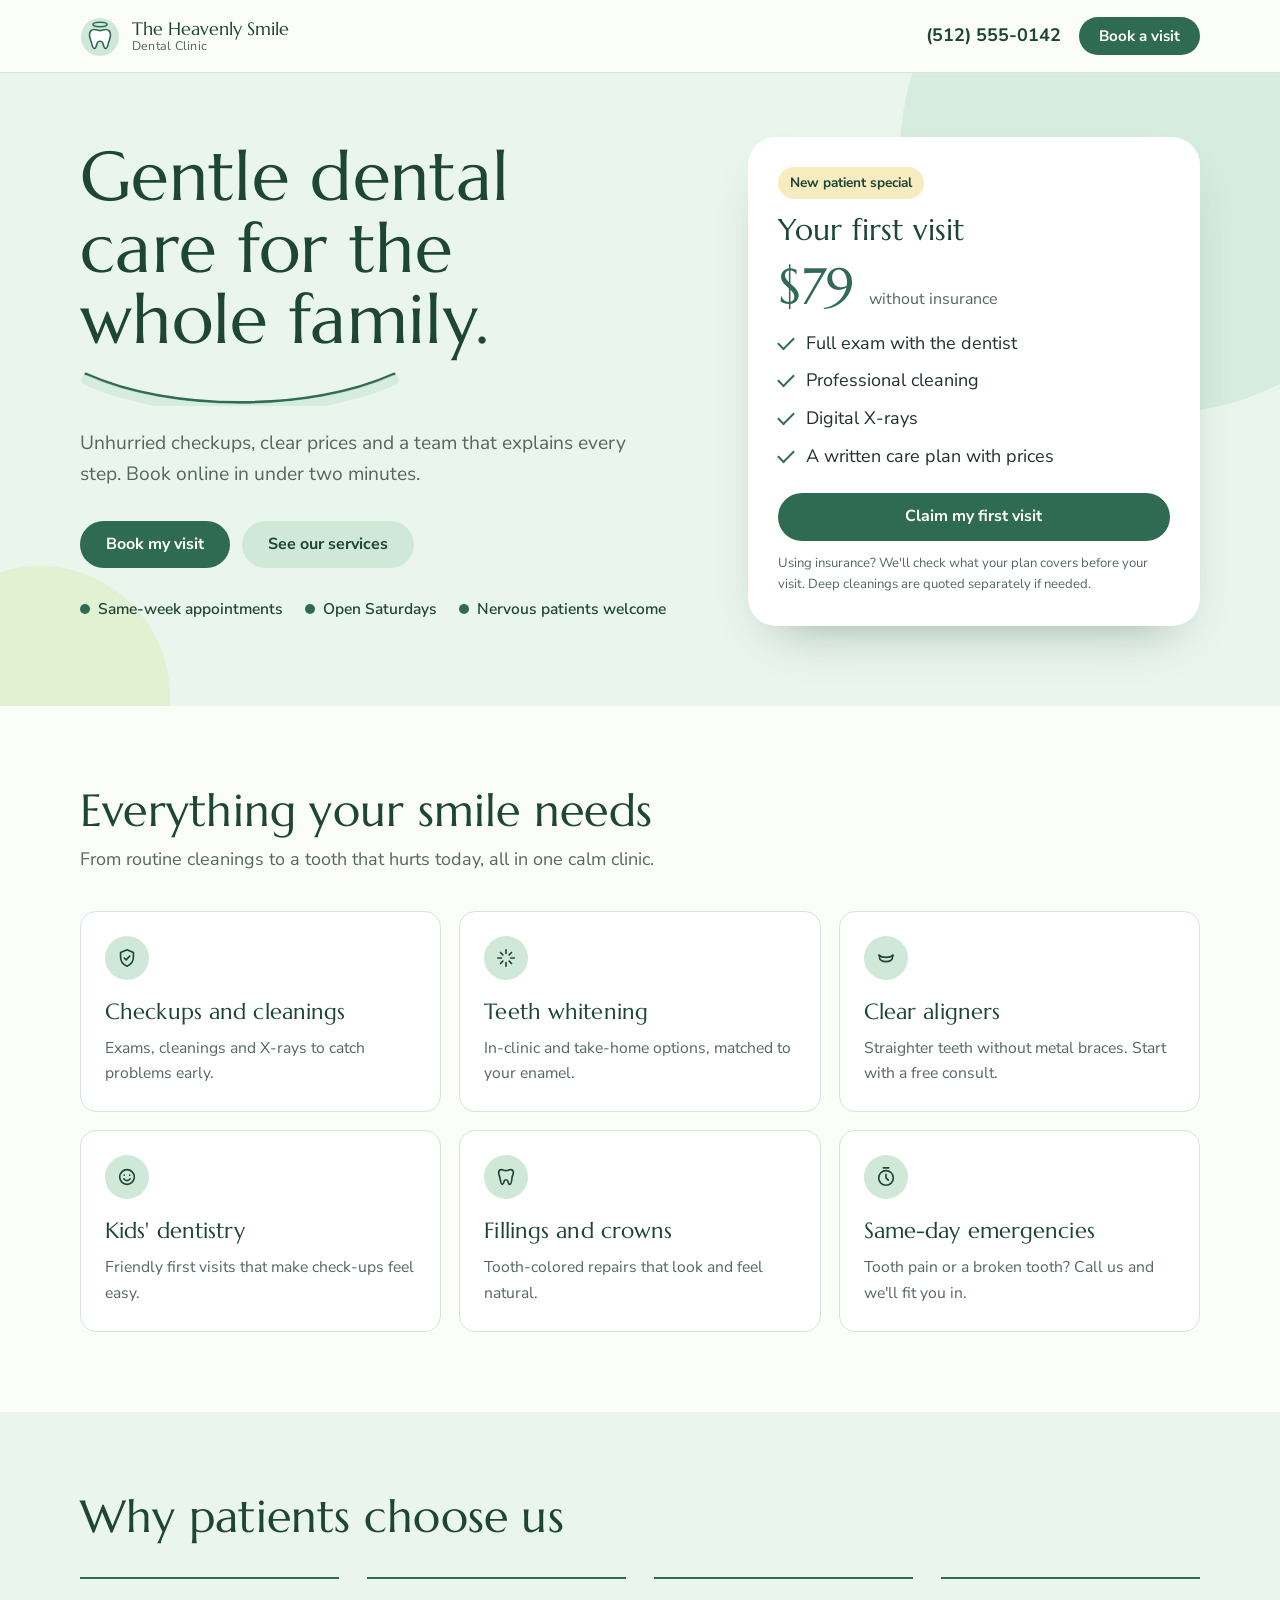
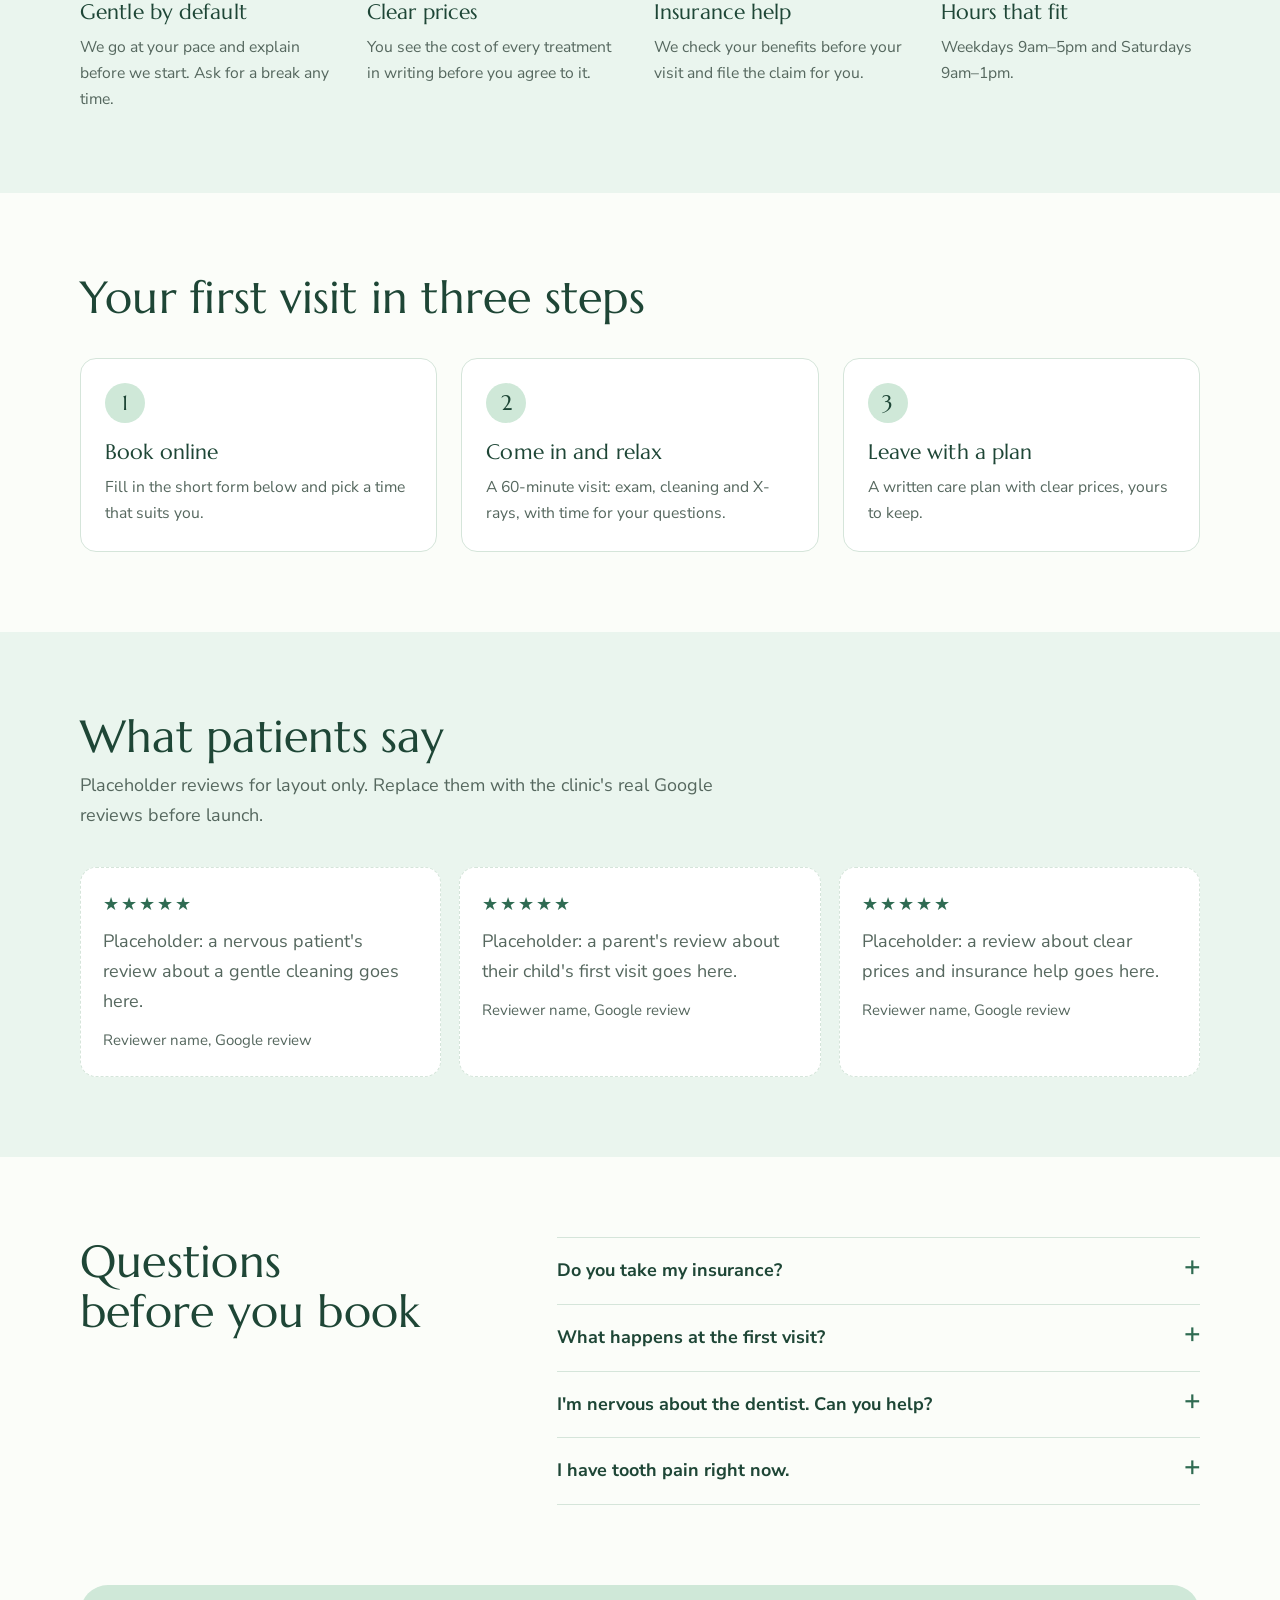
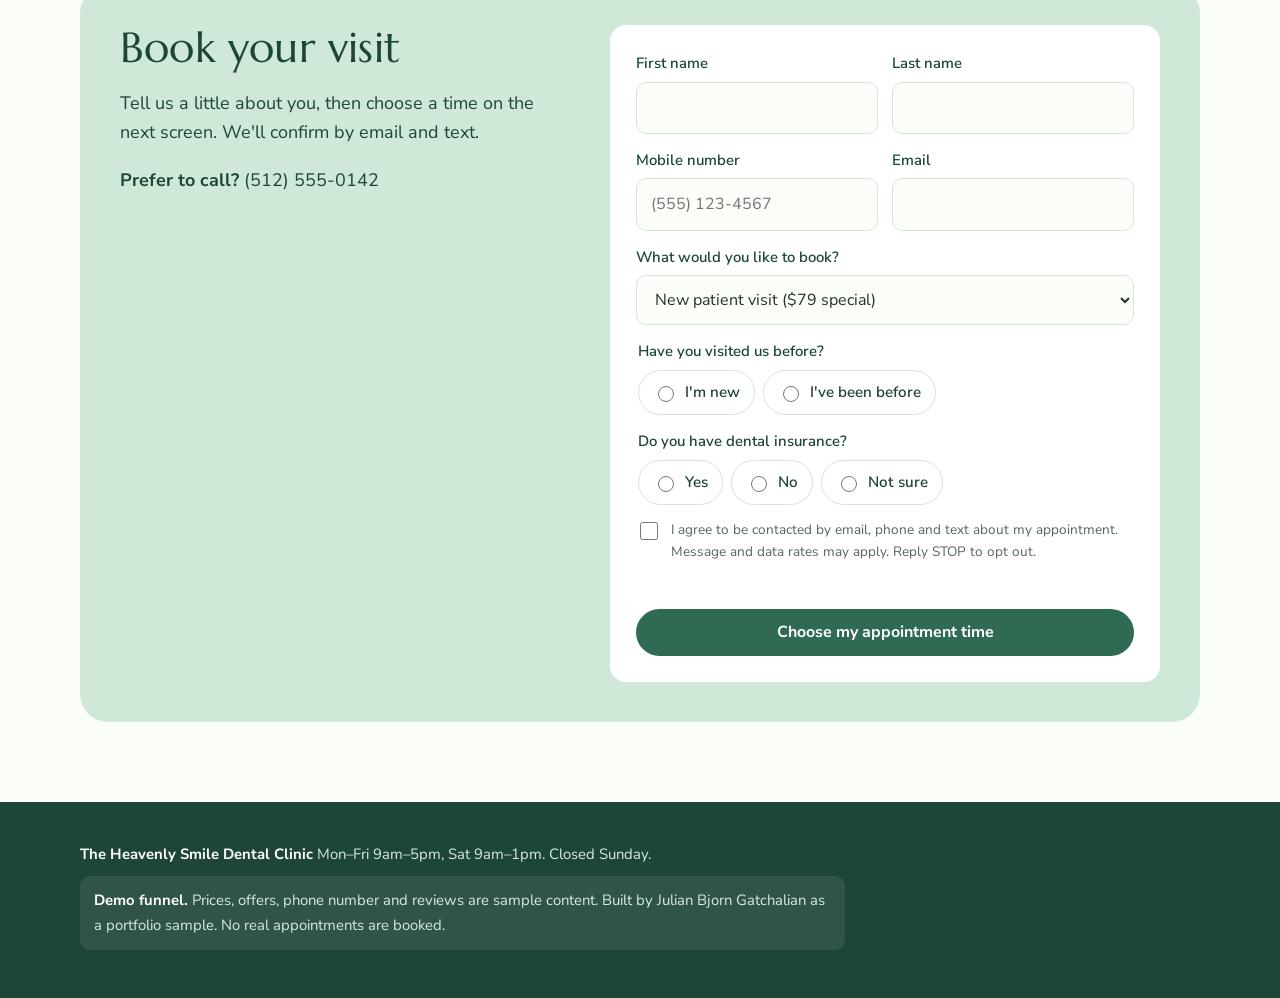
<file: index.html>
<!doctype html>
<html lang="en">
<head>
  <meta charset="utf-8">
  <meta name="viewport" content="width=device-width, initial-scale=1, viewport-fit=cover">
  <title>The Heavenly Smile Dental Clinic</title>
  <meta name="description" content="Gentle dental care for the whole family. Book your new patient visit online.">
  <link rel="preconnect" href="https://fonts.googleapis.com">
  <link rel="preconnect" href="https://fonts.gstatic.com" crossorigin>
  <link href="https://fonts.googleapis.com/css2?family=Marcellus&family=Nunito+Sans:opsz,wght@6..12,400;6..12,600;6..12,700&display=swap" rel="stylesheet">
  <link rel="stylesheet" href="assets/style.css">
</head>
<body>
  <header class="site-head">
    <div class="wrap">
      <a class="brand" href="index.html">
        <svg class="brand-mark" viewBox="0 0 40 40" aria-hidden="true">
          <circle cx="20" cy="21" r="19" fill="#cfe8d8"/>
          <ellipse cx="20" cy="8.5" rx="7" ry="2.2" fill="none" stroke="#2f6b52" stroke-width="1.6"/>
          <path d="M14.5 13.5c-3.2 0-5 2.4-5 5.5 0 2.9 1.3 4.9 2.2 8.5.5 2.2 1.1 5 2.7 5 1.7 0 2-3 2.8-5.4.5-1.3 1.4-1.8 2.8-1.8s2.3.5 2.8 1.8c.8 2.4 1.1 5.4 2.8 5.4 1.6 0 2.2-2.8 2.7-5 .9-3.6 2.2-5.6 2.2-8.5 0-3.1-1.8-5.5-5-5.5-2.2 0-3.3 1.1-5.5 1.1s-3.3-1.1-5.5-1.1z" fill="#ffffff" stroke="#2f6b52" stroke-width="1.6" stroke-linejoin="round"/>
        </svg>
        <span class="brand-name">The Heavenly Smile<small>Dental Clinic</small></span>
      </a>
      <div class="head-right">
        <a class="head-phone" href="tel:+15125550142">(512) 555-0142</a>
        <a class="btn btn-fern" href="#book">Book a visit</a>
      </div>
    </div>
  </header>

  <main>
    <!-- Awareness: first impression from ads, search and social -->
    <section class="hero">
      <div class="wrap">
        <div>
          <h1>Gentle dental care for the whole family.</h1>
          <svg class="smile" viewBox="0 0 320 40" aria-hidden="true"><path d="M6 8 C 90 46, 230 46, 314 8" fill="none" stroke="#2f6b52" stroke-width="3" stroke-linecap="round"/><path d="M6 8 C 90 46, 230 46, 314 8" fill="none" stroke="#cfe8d8" stroke-width="10" stroke-linecap="round" opacity=".7" transform="translate(0 6)"/></svg>
          <p class="lede">Unhurried checkups, clear prices and a team that explains every step. Book online in under two minutes.</p>
          <div class="hero-actions">
            <a class="btn btn-fern" href="#book">Book my visit</a>
            <a class="btn btn-soft" href="#services">See our services</a>
          </div>
          <ul class="hero-points">
            <li>Same-week appointments</li>
            <li>Open Saturdays</li>
            <li>Nervous patients welcome</li>
          </ul>
        </div>

        <aside class="offer" aria-labelledby="offer-title">
          <span class="offer-tag">New patient special</span>
          <h2 id="offer-title">Your first visit</h2>
          <p class="offer-price">$79 <small>without insurance</small></p>
          <ul>
            <li>Full exam with the dentist</li>
            <li>Professional cleaning</li>
            <li>Digital X-rays</li>
            <li>A written care plan with prices</li>
          </ul>
          <a class="btn btn-fern btn-block" href="#book">Claim my first visit</a>
          <p class="fine">Using insurance? We'll check what your plan covers before your visit. Deep cleanings are quoted separately if needed.</p>
        </aside>
      </div>
    </section>

    <!-- Interest: what we do and why choose us -->
    <section class="section" id="services">
      <div class="wrap">
        <div class="section-head">
          <h2>Everything your smile needs</h2>
          <p>From routine cleanings to a tooth that hurts today, all in one calm clinic.</p>
        </div>
        <div class="services">
          <div class="service">
            <div class="service-icon"><svg viewBox="0 0 24 24"><path d="M12 3l7 3v5c0 4.5-3 8.3-7 10-4-1.7-7-5.5-7-10V6z"/><path d="M9 12l2 2 4-4"/></svg></div>
            <h3>Checkups and cleanings</h3><p>Exams, cleanings and X-rays to catch problems early.</p>
          </div>
          <div class="service">
            <div class="service-icon"><svg viewBox="0 0 24 24"><path d="M12 3v4M12 17v4M3 12h4M17 12h4M6 6l2.5 2.5M15.5 15.5L18 18M18 6l-2.5 2.5M8.5 15.5L6 18"/></svg></div>
            <h3>Teeth whitening</h3><p>In-clinic and take-home options, matched to your enamel.</p>
          </div>
          <div class="service">
            <div class="service-icon"><svg viewBox="0 0 24 24"><path d="M4 9c4 3 12 3 16 0"/><path d="M5 9v3c0 2 3 4 7 4s7-2 7-4V9"/></svg></div>
            <h3>Clear aligners</h3><p>Straighter teeth without metal braces. Start with a free consult.</p>
          </div>
          <div class="service">
            <div class="service-icon"><svg viewBox="0 0 24 24"><circle cx="12" cy="12" r="8"/><path d="M8.5 14c1 1.3 2.2 2 3.5 2s2.5-.7 3.5-2M9 10h.01M15 10h.01"/></svg></div>
            <h3>Kids' dentistry</h3><p>Friendly first visits that make check-ups feel easy.</p>
          </div>
          <div class="service">
            <div class="service-icon"><svg viewBox="0 0 24 24"><path d="M7 4c-2 0-3 1.5-3 3.5 0 2 1 3.5 1.5 6S6.5 20 8 20s1.5-2 2-3.5S11 15 12 15s1.5.5 2 1.5.5 3.5 2 3.5 2-2 2.5-6.5S20 9.5 20 7.5C20 5.5 19 4 17 4c-1.5 0-2.5 1-5 1S8.5 4 7 4z"/></svg></div>
            <h3>Fillings and crowns</h3><p>Tooth-colored repairs that look and feel natural.</p>
          </div>
          <div class="service">
            <div class="service-icon"><svg viewBox="0 0 24 24"><circle cx="12" cy="13" r="8"/><path d="M12 9v4l2.5 2.5M9 2h6"/></svg></div>
            <h3>Same-day emergencies</h3><p>Tooth pain or a broken tooth? Call us and we'll fit you in.</p>
          </div>
        </div>
      </div>
    </section>

    <section class="section section-mint">
      <div class="wrap">
        <div class="section-head">
          <h2>Why patients choose us</h2>
        </div>
        <div class="reasons">
          <div><h3>Gentle by default</h3><p>We go at your pace and explain before we start. Ask for a break any time.</p></div>
          <div><h3>Clear prices</h3><p>You see the cost of every treatment in writing before you agree to it.</p></div>
          <div><h3>Insurance help</h3><p>We check your benefits before your visit and file the claim for you.</p></div>
          <div><h3>Hours that fit</h3><p>Weekdays 9am–5pm and Saturdays 9am–1pm.</p></div>
        </div>
      </div>
    </section>

    <section class="section">
      <div class="wrap">
        <div class="section-head">
          <h2>Your first visit in three steps</h2>
        </div>
        <ol class="steps">
          <li><h3>Book online</h3><p>Fill in the short form below and pick a time that suits you.</p></li>
          <li><h3>Come in and relax</h3><p>A 60-minute visit: exam, cleaning and X-rays, with time for your questions.</p></li>
          <li><h3>Leave with a plan</h3><p>A written care plan with clear prices, yours to keep.</p></li>
        </ol>
      </div>
    </section>

    <section class="section section-mint">
      <div class="wrap">
        <div class="section-head">
          <h2>What patients say</h2>
          <p>Placeholder reviews for layout only. Replace them with the clinic's real Google reviews before launch.</p>
        </div>
        <div class="reviews">
          <div class="review"><div class="stars" aria-label="5 out of 5">★★★★★</div><p>Placeholder: a nervous patient's review about a gentle cleaning goes here.</p><small>Reviewer name, Google review</small></div>
          <div class="review"><div class="stars" aria-label="5 out of 5">★★★★★</div><p>Placeholder: a parent's review about their child's first visit goes here.</p><small>Reviewer name, Google review</small></div>
          <div class="review"><div class="stars" aria-label="5 out of 5">★★★★★</div><p>Placeholder: a review about clear prices and insurance help goes here.</p><small>Reviewer name, Google review</small></div>
        </div>
      </div>
    </section>

    <section class="section">
      <div class="wrap split">
        <div class="section-head"><h2>Questions before you book</h2></div>
        <div class="faq">
          <details><summary>Do you take my insurance?</summary><p>We work with most PPO dental plans. Tell us your insurance when you book and we'll check your benefits before your visit.</p></details>
          <details><summary>What happens at the first visit?</summary><p>An exam with the dentist, a professional cleaning and digital X-rays. You leave with a written care plan and prices. It takes about 60 minutes.</p></details>
          <details><summary>I'm nervous about the dentist. Can you help?</summary><p>Yes. Tell us when you book. We explain each step first, agree a signal for breaks, and never rush.</p></details>
          <details><summary>I have tooth pain right now.</summary><p>Call <strong>(512) 555-0142</strong> and we'll do our best to see you the same day. You can also book online and choose "Tooth pain or emergency".</p></details>
        </div>
      </div>
    </section>

    <!-- Intent: the booking form -->
    <section class="section" id="book" style="padding-top: 0;">
      <div class="wrap">
        <div class="book-band">
          <div>
            <h2>Book your visit</h2>
            <p>Tell us a little about you, then choose a time on the next screen. We'll confirm by email and text.</p>
            <p><strong>Prefer to call?</strong> (512) 555-0142</p>
          </div>
          <div class="card">
            <form id="lead-form" novalidate>
              <div class="row2">
                <div class="field"><label for="firstName">First name</label><input id="firstName" name="firstName" autocomplete="given-name" maxlength="60"></div>
                <div class="field"><label for="lastName">Last name</label><input id="lastName" name="lastName" autocomplete="family-name" maxlength="60"></div>
              </div>
              <div class="row2">
                <div class="field"><label for="phone">Mobile number</label><input id="phone" name="phone" type="tel" autocomplete="tel" maxlength="25" placeholder="(555) 123-4567"></div>
                <div class="field"><label for="email">Email</label><input id="email" name="email" type="email" autocomplete="email" maxlength="120"></div>
              </div>
              <div class="field"><label for="service">What would you like to book?</label>
                <select id="service" name="service">
                  <option value="New patient visit">New patient visit ($79 special)</option>
                  <option value="Checkup and cleaning">Checkup and cleaning</option>
                  <option value="Teeth whitening consult">Teeth whitening consult</option>
                  <option value="Clear aligner consult">Clear aligner consult</option>
                  <option value="Kids' checkup">Kids' checkup</option>
                  <option value="Tooth pain or emergency">Tooth pain or emergency</option>
                </select>
              </div>
              <fieldset class="field" id="pt-group">
                <legend>Have you visited us before?</legend>
                <div class="radios">
                  <label><input type="radio" name="patientType" value="New patient"> I'm new</label>
                  <label><input type="radio" name="patientType" value="Returning patient"> I've been before</label>
                </div>
              </fieldset>
              <fieldset class="field" id="ins-group">
                <legend>Do you have dental insurance?</legend>
                <div class="radios">
                  <label><input type="radio" name="insurance" value="Yes"> Yes</label>
                  <label><input type="radio" name="insurance" value="No"> No</label>
                  <label><input type="radio" name="insurance" value="Not sure"> Not sure</label>
                </div>
              </fieldset>
              <label class="consent"><input type="checkbox" id="consent" name="consent"><span>I agree to be contacted by email, phone and text about my appointment. Message and data rates may apply. Reply STOP to opt out.</span></label>
              <p class="form-error" id="form-error" role="alert"></p>
              <button class="btn btn-fern btn-block" type="submit" id="lead-submit">Choose my appointment time</button>
            </form>
          </div>
        </div>
      </div>
    </section>
  </main>

  <footer class="site-foot">
    <div class="wrap">
      <p><strong>The Heavenly Smile Dental Clinic</strong> Mon–Fri 9am–5pm, Sat 9am–1pm. Closed Sunday.</p>
      <p class="demo-note"><strong>Demo funnel.</strong> Prices, offers, phone number and reviews are sample content. Built by Julian Bjorn Gatchalian as a portfolio sample. No real appointments are booked.</p>
    </div>
  </footer>

  <script src="assets/funnel.js"></script>
  <script>
  (function () {
    "use strict";
    var F = window.Funnel;
    var form = document.getElementById("lead-form");
    var err = document.getElementById("form-error");

    // Prefill from an earlier visit on this device.
    var saved = F.load("lead");
    if (saved) ["firstName", "lastName", "phone", "email"].forEach(function (k) { if (saved[k]) form.elements[k].value = saved[k]; });

    function radioValue(name) {
      var picked = form.querySelector('input[name="' + name + '"]:checked');
      return picked ? picked.value : "";
    }

    form.addEventListener("submit", function (e) {
      e.preventDefault();
      var missing = F.checkForm(form,
        { firstName: "text", lastName: "text", phone: "phone", email: "email", consent: "check" },
        { firstName: "your first name", lastName: "your last name", phone: "a 10-digit mobile number", email: "a valid email", consent: "your OK to contact you" });
      var pt = radioValue("patientType"), ins = radioValue("insurance");
      document.getElementById("pt-group").setAttribute("aria-invalid", pt ? "false" : "true");
      document.getElementById("ins-group").setAttribute("aria-invalid", ins ? "false" : "true");
      if (!pt) missing.push("whether you've visited before");
      if (!ins) missing.push("your insurance answer");
      if (missing.length) { err.textContent = "Please add " + missing.join(", ") + "."; return; }
      err.textContent = "";

      var btn = document.getElementById("lead-submit");
      btn.disabled = true; btn.textContent = "Saving…";
      var lead = {
        leadId: F.newId(),
        firstName: form.firstName.value.trim(), lastName: form.lastName.value.trim(),
        phone: form.phone.value.trim(), email: form.email.value.trim(), consent: true,
        service: form.service.value, patientType: pt, insurance: ins,
        utm: F.load("utm") || {}
      };
      F.save("lead", lead);
      F.save("booking", null);
      F.send("lead", lead).then(function () { window.location.href = "book.html"; });
    });
  })();
  </script>
</body>
</html>
</file>
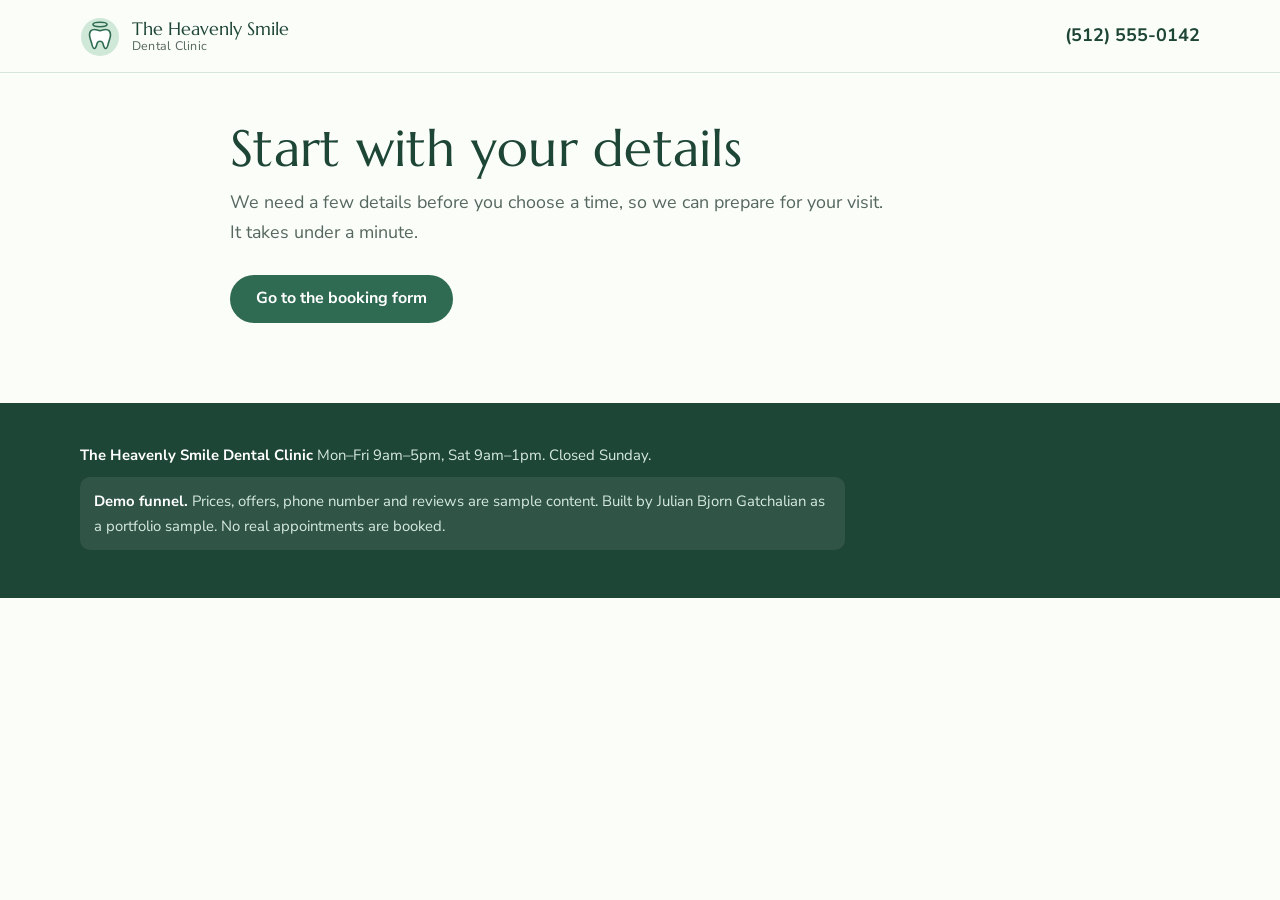
<file: book.html>
<!doctype html>
<html lang="en">
<head>
  <meta charset="utf-8">
  <meta name="viewport" content="width=device-width, initial-scale=1, viewport-fit=cover">
  <title>Choose a Time | The Heavenly Smile Dental Clinic</title>
  <meta name="robots" content="noindex">
  <link rel="preconnect" href="https://fonts.googleapis.com">
  <link rel="preconnect" href="https://fonts.gstatic.com" crossorigin>
  <link href="https://fonts.googleapis.com/css2?family=Marcellus&family=Nunito+Sans:opsz,wght@6..12,400;6..12,600;6..12,700&display=swap" rel="stylesheet">
  <link rel="stylesheet" href="assets/style.css">
</head>
<body>
  <header class="site-head">
    <div class="wrap">
      <a class="brand" href="index.html">
        <svg class="brand-mark" viewBox="0 0 40 40" aria-hidden="true">
          <circle cx="20" cy="21" r="19" fill="#cfe8d8"/>
          <ellipse cx="20" cy="8.5" rx="7" ry="2.2" fill="none" stroke="#2f6b52" stroke-width="1.6"/>
          <path d="M14.5 13.5c-3.2 0-5 2.4-5 5.5 0 2.9 1.3 4.9 2.2 8.5.5 2.2 1.1 5 2.7 5 1.7 0 2-3 2.8-5.4.5-1.3 1.4-1.8 2.8-1.8s2.3.5 2.8 1.8c.8 2.4 1.1 5.4 2.8 5.4 1.6 0 2.2-2.8 2.7-5 .9-3.6 2.2-5.6 2.2-8.5 0-3.1-1.8-5.5-5-5.5-2.2 0-3.3 1.1-5.5 1.1s-3.3-1.1-5.5-1.1z" fill="#ffffff" stroke="#2f6b52" stroke-width="1.6" stroke-linejoin="round"/>
        </svg>
        <span class="brand-name">The Heavenly Smile<small>Dental Clinic</small></span>
      </a>
      <div class="head-right"><a class="head-phone" href="tel:+15125550142">(512) 555-0142</a></div>
    </div>
  </header>

  <main class="page">
    <div id="no-lead" hidden>
      <h1>Start with your details</h1>
      <p class="lede">We need a few details before you choose a time, so we can prepare for your visit. It takes under a minute.</p>
      <a class="btn btn-fern" href="index.html#book">Go to the booking form</a>
    </div>

    <div id="booking" hidden>
      <div class="steps-mini"><span>1. Your details</span><span aria-current="step">2. Choose a time</span><span>3. Confirmed</span></div>
      <h1 id="title">Choose a time for your visit</h1>
      <p class="lede" id="lede"></p>

      <div class="panel">
        <h2>Available times</h2>
        <p class="hint">Times are shown in US Eastern Time (ET), the clinic's local time.</p>
        <div id="slot-picker"></div>
        <div class="summary">
          <p id="picked">Choose a time above.</p>
          <button type="button" class="btn btn-fern" id="book-btn" disabled>Confirm my appointment</button>
        </div>
      </div>
      <p style="margin-top:18px;"><a href="index.html#book">Change my details</a></p>
    </div>
  </main>

  <footer class="site-foot">
    <div class="wrap">
      <p><strong>The Heavenly Smile Dental Clinic</strong> Mon–Fri 9am–5pm, Sat 9am–1pm. Closed Sunday.</p>
      <p class="demo-note"><strong>Demo funnel.</strong> Prices, offers, phone number and reviews are sample content. Built by Julian Bjorn Gatchalian as a portfolio sample. No real appointments are booked.</p>
    </div>
  </footer>

  <script src="assets/funnel.js"></script>
  <script>
  (function () {
    "use strict";
    var F = window.Funnel;
    var lead = F.load("lead");
    if (!lead) { document.getElementById("no-lead").hidden = false; return; }

    document.getElementById("booking").hidden = false;
    document.getElementById("title").textContent = "Thanks, " + lead.firstName + ". Choose a time for your visit.";
    var minutes = lead.service === "New patient visit" || lead.service === "Checkup and cleaning" ? 60 : 30;
    document.getElementById("lede").textContent = "You're booking: " + lead.service + ", about " + minutes + " minutes.";

    var picked = null, pickedEl = document.getElementById("picked"), btn = document.getElementById("book-btn");
    F.renderSlotPicker(document.getElementById("slot-picker"), F.buildSlots(6), function (slot, day) {
      picked = slot ? { slot: slot, day: day } : null;
      btn.disabled = !picked;
      pickedEl.innerHTML = picked ? "Your time: <strong>" + day.label + " at " + slot.label + " ET</strong>" : "Choose a time above.";
    });

    btn.addEventListener("click", function () {
      if (!picked) return;
      btn.disabled = true; btn.textContent = "Confirming…";
      var booking = {
        leadId: lead.leadId, firstName: lead.firstName, lastName: lead.lastName, email: lead.email, phone: lead.phone,
        service: lead.service, patientType: lead.patientType, minutes: minutes,
        slotLocal: picked.slot.key, slotTz: F.CLINIC_TZ, slotIso: picked.slot.iso,
        slotLabel: picked.day.label + " at " + picked.slot.label + " ET"
      };
      F.save("booking", booking);
      F.send("booking", booking).then(function () { window.location.href = "thank-you.html"; });
    });
  })();
  </script>
</body>
</html>
</file>
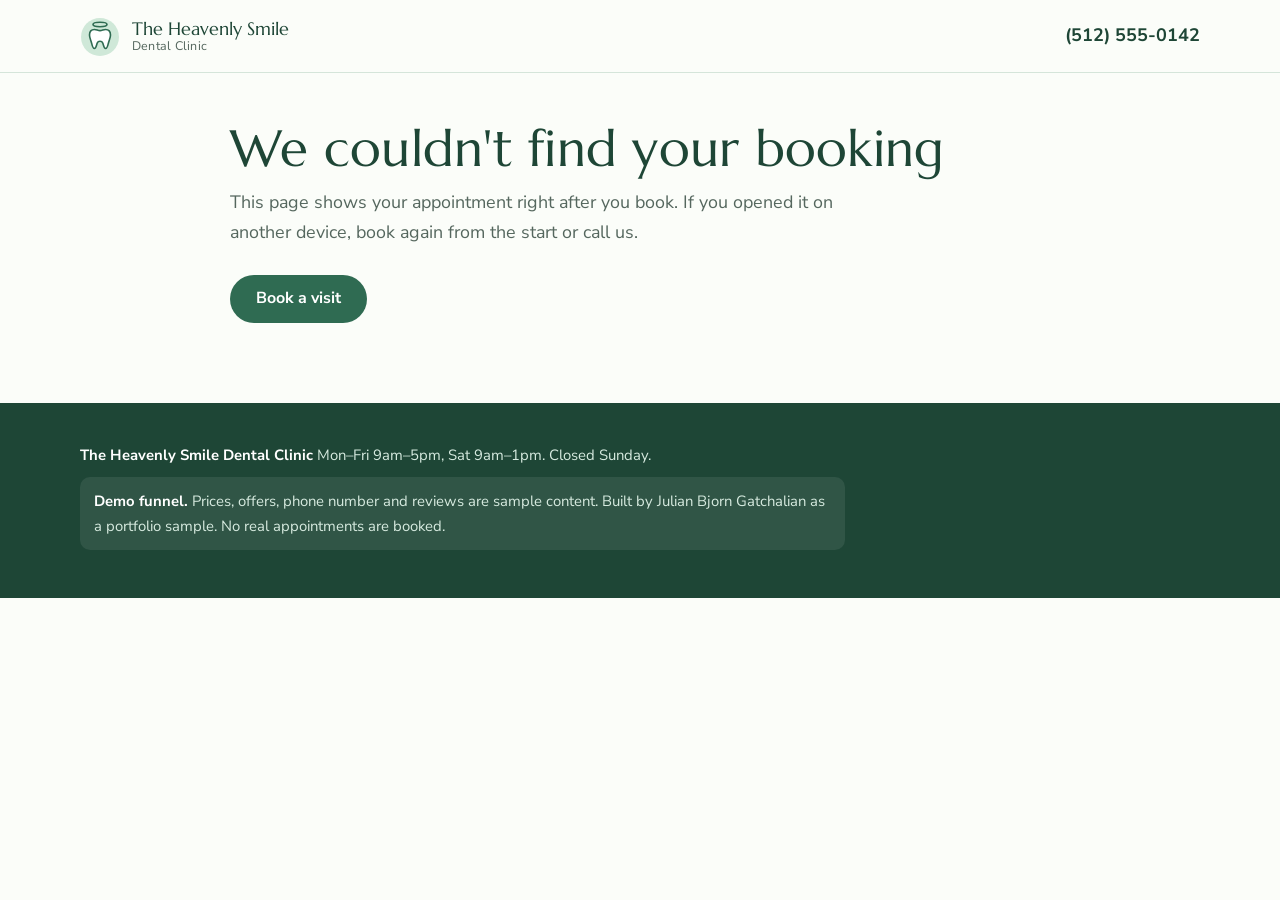
<file: thank-you.html>
<!doctype html>
<html lang="en">
<head>
  <meta charset="utf-8">
  <meta name="viewport" content="width=device-width, initial-scale=1, viewport-fit=cover">
  <title>You're Booked | The Heavenly Smile Dental Clinic</title>
  <meta name="robots" content="noindex">
  <link rel="preconnect" href="https://fonts.googleapis.com">
  <link rel="preconnect" href="https://fonts.gstatic.com" crossorigin>
  <link href="https://fonts.googleapis.com/css2?family=Marcellus&family=Nunito+Sans:opsz,wght@6..12,400;6..12,600;6..12,700&display=swap" rel="stylesheet">
  <link rel="stylesheet" href="assets/style.css">
</head>
<body>
  <header class="site-head">
    <div class="wrap">
      <a class="brand" href="index.html">
        <svg class="brand-mark" viewBox="0 0 40 40" aria-hidden="true">
          <circle cx="20" cy="21" r="19" fill="#cfe8d8"/>
          <ellipse cx="20" cy="8.5" rx="7" ry="2.2" fill="none" stroke="#2f6b52" stroke-width="1.6"/>
          <path d="M14.5 13.5c-3.2 0-5 2.4-5 5.5 0 2.9 1.3 4.9 2.2 8.5.5 2.2 1.1 5 2.7 5 1.7 0 2-3 2.8-5.4.5-1.3 1.4-1.8 2.8-1.8s2.3.5 2.8 1.8c.8 2.4 1.1 5.4 2.8 5.4 1.6 0 2.2-2.8 2.7-5 .9-3.6 2.2-5.6 2.2-8.5 0-3.1-1.8-5.5-5-5.5-2.2 0-3.3 1.1-5.5 1.1s-3.3-1.1-5.5-1.1z" fill="#ffffff" stroke="#2f6b52" stroke-width="1.6" stroke-linejoin="round"/>
        </svg>
        <span class="brand-name">The Heavenly Smile<small>Dental Clinic</small></span>
      </a>
      <div class="head-right"><a class="head-phone" href="tel:+15125550142">(512) 555-0142</a></div>
    </div>
  </header>

  <main class="page">
    <div id="none" hidden>
      <h1>We couldn't find your booking</h1>
      <p class="lede">This page shows your appointment right after you book. If you opened it on another device, book again from the start or call us.</p>
      <a class="btn btn-fern" href="index.html#book">Book a visit</a>
    </div>

    <div id="done" hidden>
      <div class="steps-mini"><span>1. Your details</span><span>2. Choose a time</span><span aria-current="step">3. Confirmed</span></div>
      <div class="confirm">
        <h1 id="title" style="margin:0;">You're booked.</h1>
        <p style="margin:8px 0 0;color:var(--muted);">A confirmation is on its way by email and text.</p>
        <dl>
          <dt>When</dt><dd id="d-when"></dd>
          <dt>Visit</dt><dd id="d-service"></dd>
          <dt>Length</dt><dd id="d-length"></dd>
          <dt>Reference</dt><dd id="d-ref"></dd>
        </dl>
      </div>
      <div class="actions">
        <button type="button" class="btn btn-fern" id="ics-btn">Add to my calendar</button>
        <a class="btn btn-line" href="book.html">Change my time</a>
      </div>
      <h2 style="font-size:1.7rem;margin:0 0 12px;">What to bring</h2>
      <ul class="bring">
        <li>A photo ID and your dental insurance card, if you have one.</li>
        <li>A list of any medicines you take.</li>
        <li>Arrive 10 minutes early to fill in a short health form.</li>
      </ul>
      <p style="color:var(--muted);">Need to cancel or move your visit? Call (512) 555-0142 at least 24 hours ahead.</p>
    </div>
  </main>

  <footer class="site-foot">
    <div class="wrap">
      <p><strong>The Heavenly Smile Dental Clinic</strong> Mon–Fri 9am–5pm, Sat 9am–1pm. Closed Sunday.</p>
      <p class="demo-note"><strong>Demo funnel.</strong> Prices, offers, phone number and reviews are sample content. Built by Julian Bjorn Gatchalian as a portfolio sample. No real appointments are booked.</p>
    </div>
  </footer>

  <script src="assets/funnel.js"></script>
  <script>
  (function () {
    "use strict";
    var F = window.Funnel;
    var b = F.load("booking");
    if (!b) { document.getElementById("none").hidden = false; return; }
    document.getElementById("done").hidden = false;
    document.getElementById("title").textContent = "You're booked, " + b.firstName + ".";
    document.getElementById("d-when").textContent = b.slotLabel;
    document.getElementById("d-service").textContent = b.service;
    document.getElementById("d-length").textContent = "About " + b.minutes + " minutes";
    document.getElementById("d-ref").textContent = b.leadId;
    document.getElementById("ics-btn").addEventListener("click", function () {
      F.downloadIcs({
        uid: b.leadId, startIso: b.slotIso, minutes: b.minutes,
        title: b.service + " – The Heavenly Smile Dental Clinic",
        description: "Reference " + b.leadId + ". Bring photo ID and your insurance card. Demo booking.",
        location: "The Heavenly Smile Dental Clinic",
        filename: "heavenly-smile-appointment"
      });
    });
  })();
  </script>
</body>
</html>
</file>
<file: assets/style.css>
/* The Heavenly Smile Dental Clinic — demo funnel styles
   Layout concept: calm pastel-green bands, one soft "smile" arc in the hero, a single booking path.
   One light look, set explicitly. */
:root {
  --paper: #fbfdf9;     /* page ground */
  --mint: #eaf5ee;      /* soft section wash */
  --sage: #cfe8d8;      /* pastel green surfaces */
  --pistachio: #e3f1d3; /* secondary pastel */
  --fern: #2f6b52;      /* buttons, links, headings */
  --forest: #1e4636;    /* deep text on pastel */
  --ink: #22312a;       /* body text */
  --muted: #55675e;
  --line: #d5e5da;
  --butter: #f7ebc0;    /* soft highlight for the offer */
  --error: #a33a2a;

  --display: "Marcellus", "Palatino Linotype", Palatino, Georgia, serif;
  --body: "Nunito Sans", "Segoe UI", Roboto, Arial, sans-serif;
  --r-lg: 28px;
  --r-md: 16px;
  --r-sm: 10px;
  color-scheme: light;
}

*, *::before, *::after { box-sizing: border-box; }
html { -webkit-text-size-adjust: 100%; scroll-behavior: smooth; }
body { margin: 0; background: var(--paper); color: var(--ink); font-family: var(--body); font-size: 18px; line-height: 1.65; }
a { color: var(--fern); }
h1, h2, h3 { font-family: var(--display); font-weight: 400; color: var(--forest); text-wrap: balance; letter-spacing: 0.005em; }
:focus-visible { outline: 3px solid var(--fern); outline-offset: 3px; }
img { max-width: 100%; }
.wrap { width: min(1120px, 100% - 32px); margin-inline: auto; }

/* ---------- header ---------- */
.site-head { background: var(--paper); border-bottom: 1px solid var(--line); }
.site-head .wrap { display: flex; justify-content: space-between; align-items: center; gap: 16px; padding-block: 16px; flex-wrap: wrap; }
.brand { display: inline-flex; align-items: center; gap: 12px; text-decoration: none; color: var(--forest); }
.brand-mark { width: 40px; height: 40px; flex: none; }
.brand-name { font-family: var(--display); font-size: 1.15rem; line-height: 1.15; }
.brand-name small { display: block; font-family: var(--body); font-size: 0.78rem; color: var(--muted); letter-spacing: 0.02em; }
.head-right { display: flex; align-items: center; gap: 18px; flex-wrap: wrap; }
.head-phone { color: var(--forest); font-weight: 700; text-decoration: none; }

/* ---------- buttons ---------- */
.btn { display: inline-flex; align-items: center; justify-content: center; padding: 14px 26px; border-radius: 999px; border: 0; font: inherit; font-weight: 700; font-size: 1rem; line-height: 1.2; cursor: pointer; text-decoration: none; text-align: center; }
.btn-fern { background: var(--fern); color: #ffffff; }
.btn-fern:hover { background: var(--forest); }
.btn-soft { background: var(--sage); color: var(--forest); }
.btn-soft:hover { background: #bfe0cb; }
.btn-line { background: transparent; color: var(--fern); box-shadow: inset 0 0 0 1.5px var(--fern); }
.btn:disabled { opacity: 0.5; cursor: not-allowed; }
.btn-block { width: 100%; }
.head-right .btn { padding: 10px 20px; font-size: 0.95rem; }

/* ---------- hero ---------- */
.hero { background: var(--mint); padding-block: 64px 80px; position: relative; overflow: hidden; }
.hero::before, .hero::after { content: ""; position: absolute; border-radius: 50%; pointer-events: none; }
.hero::before { width: 520px; height: 520px; right: -140px; top: -180px; background: var(--sage); opacity: 0.7; }
.hero::after { width: 260px; height: 260px; left: -90px; bottom: -120px; background: var(--pistachio); }
.hero .wrap { position: relative; z-index: 1; display: grid; grid-template-columns: minmax(0, 1.15fr) minmax(0, 0.85fr); gap: 56px; align-items: center; }
.hero h1 { font-size: clamp(2.5rem, 5.8vw, 4.3rem); line-height: 1.04; margin: 0; max-width: 14ch; }
.smile { display: block; width: min(320px, 70%); height: auto; margin: 10px 0 22px; }
.hero .lede { font-size: 1.2rem; color: var(--muted); max-width: 46ch; margin: 0 0 30px; }
.hero-actions { display: flex; gap: 12px; flex-wrap: wrap; }
.hero-points { list-style: none; padding: 0; margin: 28px 0 0; display: flex; flex-wrap: wrap; gap: 10px 22px; color: var(--forest); font-weight: 600; font-size: 0.97rem; }
.hero-points li { display: inline-flex; align-items: center; gap: 8px; }
.hero-points li::before { content: ""; width: 10px; height: 10px; border-radius: 50%; background: var(--fern); }

.offer { background: #ffffff; border-radius: var(--r-lg); padding: 30px; box-shadow: 0 24px 50px -28px rgba(30, 70, 54, 0.45); }
.offer-tag { display: inline-block; background: var(--butter); color: var(--forest); font-weight: 700; font-size: 0.85rem; padding: 5px 12px; border-radius: 999px; margin-bottom: 14px; }
.offer h2 { font-size: 1.9rem; line-height: 1.12; margin: 0 0 6px; }
.offer-price { font-family: var(--display); font-size: 3.2rem; color: var(--fern); line-height: 1; margin: 14px 0 4px; }
.offer-price small { font-family: var(--body); font-size: 1rem; color: var(--muted); }
.offer ul { margin: 16px 0 22px; padding: 0; list-style: none; display: grid; gap: 8px; }
.offer li { padding-left: 28px; position: relative; }
.offer li::before { content: ""; position: absolute; left: 0; top: 0.45em; width: 16px; height: 9px; border-left: 2.5px solid var(--fern); border-bottom: 2.5px solid var(--fern); transform: rotate(-45deg); }
.offer .fine { font-size: 0.82rem; color: var(--muted); margin: 12px 0 0; }

/* ---------- sections ---------- */
.section { padding-block: 80px; }
.section-mint { background: var(--mint); }
.section-head { max-width: 640px; margin-bottom: 36px; }
.section-head h2 { font-size: clamp(2rem, 3.8vw, 2.8rem); line-height: 1.1; margin: 0 0 10px; }
.section-head p { color: var(--muted); margin: 0; }

.services { display: grid; grid-template-columns: repeat(3, minmax(0, 1fr)); gap: 18px; }
.service { background: #ffffff; border: 1px solid var(--line); border-radius: var(--r-md); padding: 24px; }
.service-icon { width: 44px; height: 44px; border-radius: 50%; background: var(--sage); display: grid; place-items: center; margin-bottom: 14px; }
.service-icon svg { width: 22px; height: 22px; stroke: var(--forest); fill: none; stroke-width: 1.8; stroke-linecap: round; stroke-linejoin: round; }
.service h3 { font-size: 1.35rem; margin: 0 0 6px; }
.service p { margin: 0; color: var(--muted); font-size: 0.98rem; }

.reasons { display: grid; grid-template-columns: repeat(4, minmax(0, 1fr)); gap: 28px; }
.reasons div { border-top: 2px solid var(--fern); padding-top: 16px; }
.reasons h3 { font-size: 1.3rem; margin: 0 0 6px; }
.reasons p { margin: 0; color: var(--muted); font-size: 0.98rem; }

.steps { list-style: none; counter-reset: s; padding: 0; margin: 0; display: grid; grid-template-columns: repeat(3, minmax(0, 1fr)); gap: 24px; }
.steps li { counter-increment: s; background: #ffffff; border-radius: var(--r-md); padding: 24px; border: 1px solid var(--line); }
.steps li::before { content: counter(s); display: grid; place-items: center; width: 40px; height: 40px; border-radius: 50%; background: var(--sage); color: var(--forest); font-family: var(--display); font-size: 1.3rem; margin-bottom: 12px; }
.steps h3 { font-size: 1.3rem; margin: 0 0 6px; }
.steps p { margin: 0; color: var(--muted); font-size: 0.98rem; }

.reviews { display: grid; grid-template-columns: repeat(3, minmax(0, 1fr)); gap: 18px; }
.review { border: 1.5px dashed var(--line); border-radius: var(--r-md); padding: 22px; background: #ffffff; }
.review .stars { color: var(--fern); letter-spacing: 2px; }
.review p { color: var(--muted); margin: 8px 0; }
.review small { color: var(--muted); }

.faq details { border-bottom: 1px solid var(--line); padding: 18px 0; }
.faq details:first-of-type { border-top: 1px solid var(--line); }
.faq summary { cursor: pointer; list-style: none; display: flex; justify-content: space-between; gap: 16px; font-weight: 700; color: var(--forest); }
.faq summary::-webkit-details-marker { display: none; }
.faq summary::after { content: "+"; font-family: var(--display); font-size: 1.5rem; line-height: 1; color: var(--fern); }
.faq details[open] summary::after { content: "–"; }
.faq details p { margin: 10px 0 0; color: var(--muted); max-width: 66ch; }
.split { display: grid; grid-template-columns: minmax(0, 0.8fr) minmax(0, 1.2fr); gap: 48px; align-items: start; }

/* ---------- forms ---------- */
.book-band { background: var(--sage); border-radius: var(--r-lg); padding: 40px; display: grid; grid-template-columns: minmax(0, 0.9fr) minmax(0, 1.1fr); gap: 40px; align-items: start; }
.book-band h2 { font-size: clamp(2rem, 3.6vw, 2.6rem); line-height: 1.1; margin: 0 0 12px; }
.book-band p { color: var(--forest); }
.card { background: #ffffff; border-radius: var(--r-md); padding: 26px; }
.field { display: grid; gap: 6px; margin-bottom: 14px; min-width: 0; }
.field label { font-size: 0.93rem; font-weight: 600; color: var(--forest); }
.field input, .field select { font: inherit; font-size: 1rem; padding: 12px 14px; border-radius: var(--r-sm); border: 1.5px solid var(--line); background: var(--paper); color: var(--ink); width: 100%; }
.field input:focus-visible, .field select:focus-visible { outline: 3px solid var(--fern); outline-offset: 1px; }
.field [aria-invalid="true"] { border-color: var(--error); box-shadow: 0 0 0 2px #f3d2cc; }
.row2 { display: grid; grid-template-columns: 1fr 1fr; gap: 0 14px; }
.radios { display: flex; gap: 8px; flex-wrap: wrap; }
.radios label { display: inline-flex; align-items: center; gap: 8px; padding: 9px 14px; border-radius: 999px; border: 1.5px solid var(--line); cursor: pointer; font-weight: 600; font-size: 0.95rem; color: var(--forest); }
.radios input { accent-color: var(--fern); width: 16px; height: 16px; }
.radios label:has(input:checked) { background: var(--mint); border-color: var(--fern); }
fieldset.field { border: 0; padding: 0; }
fieldset.field legend { font-size: 0.93rem; font-weight: 600; color: var(--forest); padding: 0; margin-bottom: 6px; }
fieldset.field[aria-invalid="true"] .radios label { border-color: var(--error); }
.consent { display: flex; gap: 10px; align-items: flex-start; font-size: 0.85rem; color: var(--muted); margin: 4px 0 16px; }
.consent input { margin-top: 3px; width: 18px; height: 18px; flex: none; accent-color: var(--fern); }
.form-error { color: var(--error); min-height: 1.3em; font-size: 0.93rem; margin: 0 0 10px; }

/* ---------- booking + thank-you ---------- */
.page { width: min(820px, 100% - 32px); margin-inline: auto; padding-block: 48px 80px; }
.page h1 { font-size: clamp(2.2rem, 5vw, 3.2rem); line-height: 1.08; margin: 0 0 12px; }
.page .lede { color: var(--muted); font-size: 1.12rem; margin: 0 0 28px; max-width: 60ch; }
.steps-mini { display: flex; gap: 8px; align-items: center; margin-bottom: 20px; font-size: 0.9rem; color: var(--muted); flex-wrap: wrap; }
.steps-mini span { padding: 4px 12px; border-radius: 999px; background: var(--mint); }
.steps-mini span[aria-current="step"] { background: var(--fern); color: #ffffff; font-weight: 700; }
.panel { background: #ffffff; border: 1px solid var(--line); border-radius: var(--r-md); padding: 26px; }
.panel h2 { font-size: 1.5rem; margin: 0 0 6px; }
.hint { font-size: 0.92rem; color: var(--muted); margin: 0 0 16px; }
.slot-days { display: flex; gap: 8px; overflow-x: auto; padding-bottom: 6px; margin-bottom: 16px; }
.slot-day { flex: none; display: grid; min-width: 82px; text-align: center; padding: 10px; border-radius: var(--r-sm); border: 1.5px solid var(--line); background: var(--paper); color: var(--ink); font: inherit; cursor: pointer; }
.slot-day span { font-size: 0.82rem; color: var(--muted); }
.slot-day strong { font-family: var(--display); font-weight: 400; font-size: 1.1rem; color: var(--forest); }
.slot-day[aria-selected="true"] { background: var(--fern); border-color: var(--fern); }
.slot-day[aria-selected="true"] span, .slot-day[aria-selected="true"] strong { color: #ffffff; }
.slot-times { display: grid; grid-template-columns: repeat(auto-fill, minmax(100px, 1fr)); gap: 8px; }
.slot-time { padding: 12px 8px; border-radius: var(--r-sm); border: 1.5px solid var(--line); background: #ffffff; font: inherit; font-size: 1rem; cursor: pointer; color: var(--ink); }
.slot-time:hover { border-color: var(--fern); }
.slot-time[aria-pressed="true"] { background: var(--sage); border-color: var(--fern); font-weight: 700; color: var(--forest); }
.summary { margin-top: 22px; padding-top: 20px; border-top: 1px solid var(--line); display: flex; justify-content: space-between; align-items: center; gap: 16px; flex-wrap: wrap; }
.summary p { margin: 0; }
.confirm { background: var(--mint); border-radius: var(--r-lg); padding: 32px; margin-bottom: 28px; }
.confirm dl { margin: 18px 0 0; display: grid; grid-template-columns: 140px 1fr; gap: 10px 18px; }
.confirm dt { color: var(--muted); }
.confirm dd { margin: 0; font-weight: 700; color: var(--forest); }
.actions { display: flex; gap: 12px; flex-wrap: wrap; margin-bottom: 36px; }
.bring { margin: 0; padding-left: 22px; color: var(--muted); }
.bring li { margin-bottom: 8px; }

/* ---------- footer ---------- */
.site-foot { background: var(--forest); color: #d6eadf; padding-block: 40px 48px; font-size: 0.93rem; }
.site-foot .wrap { display: grid; gap: 10px; }
.site-foot p { margin: 0; max-width: 85ch; }
.site-foot strong { color: #ffffff; }
.demo-note { background: rgba(255, 255, 255, 0.08); padding: 12px 14px; border-radius: var(--r-sm); }

/* ---------- responsive ---------- */
@media (max-width: 960px) {
  .hero .wrap, .book-band, .split { grid-template-columns: minmax(0, 1fr); }
  .services { grid-template-columns: repeat(2, minmax(0, 1fr)); }
  .reasons { grid-template-columns: repeat(2, minmax(0, 1fr)); }
  .reviews { grid-template-columns: minmax(0, 1fr); }
}
@media (max-width: 640px) {
  body { font-size: 17px; }
  .services, .reasons, .steps { grid-template-columns: minmax(0, 1fr); }
  .head-phone { display: none; }
  .hero { padding-block: 44px 56px; }
  .book-band { padding: 24px; }
  .row2 { grid-template-columns: minmax(0, 1fr); }
  .offer, .card, .panel { padding: 22px; }
  .confirm { padding: 24px; }
  .confirm dl { grid-template-columns: minmax(0, 1fr); gap: 2px; }
  .confirm dd { margin-bottom: 10px; }
}
@media (prefers-reduced-motion: reduce) {
  html { scroll-behavior: auto; }
}
</file>
